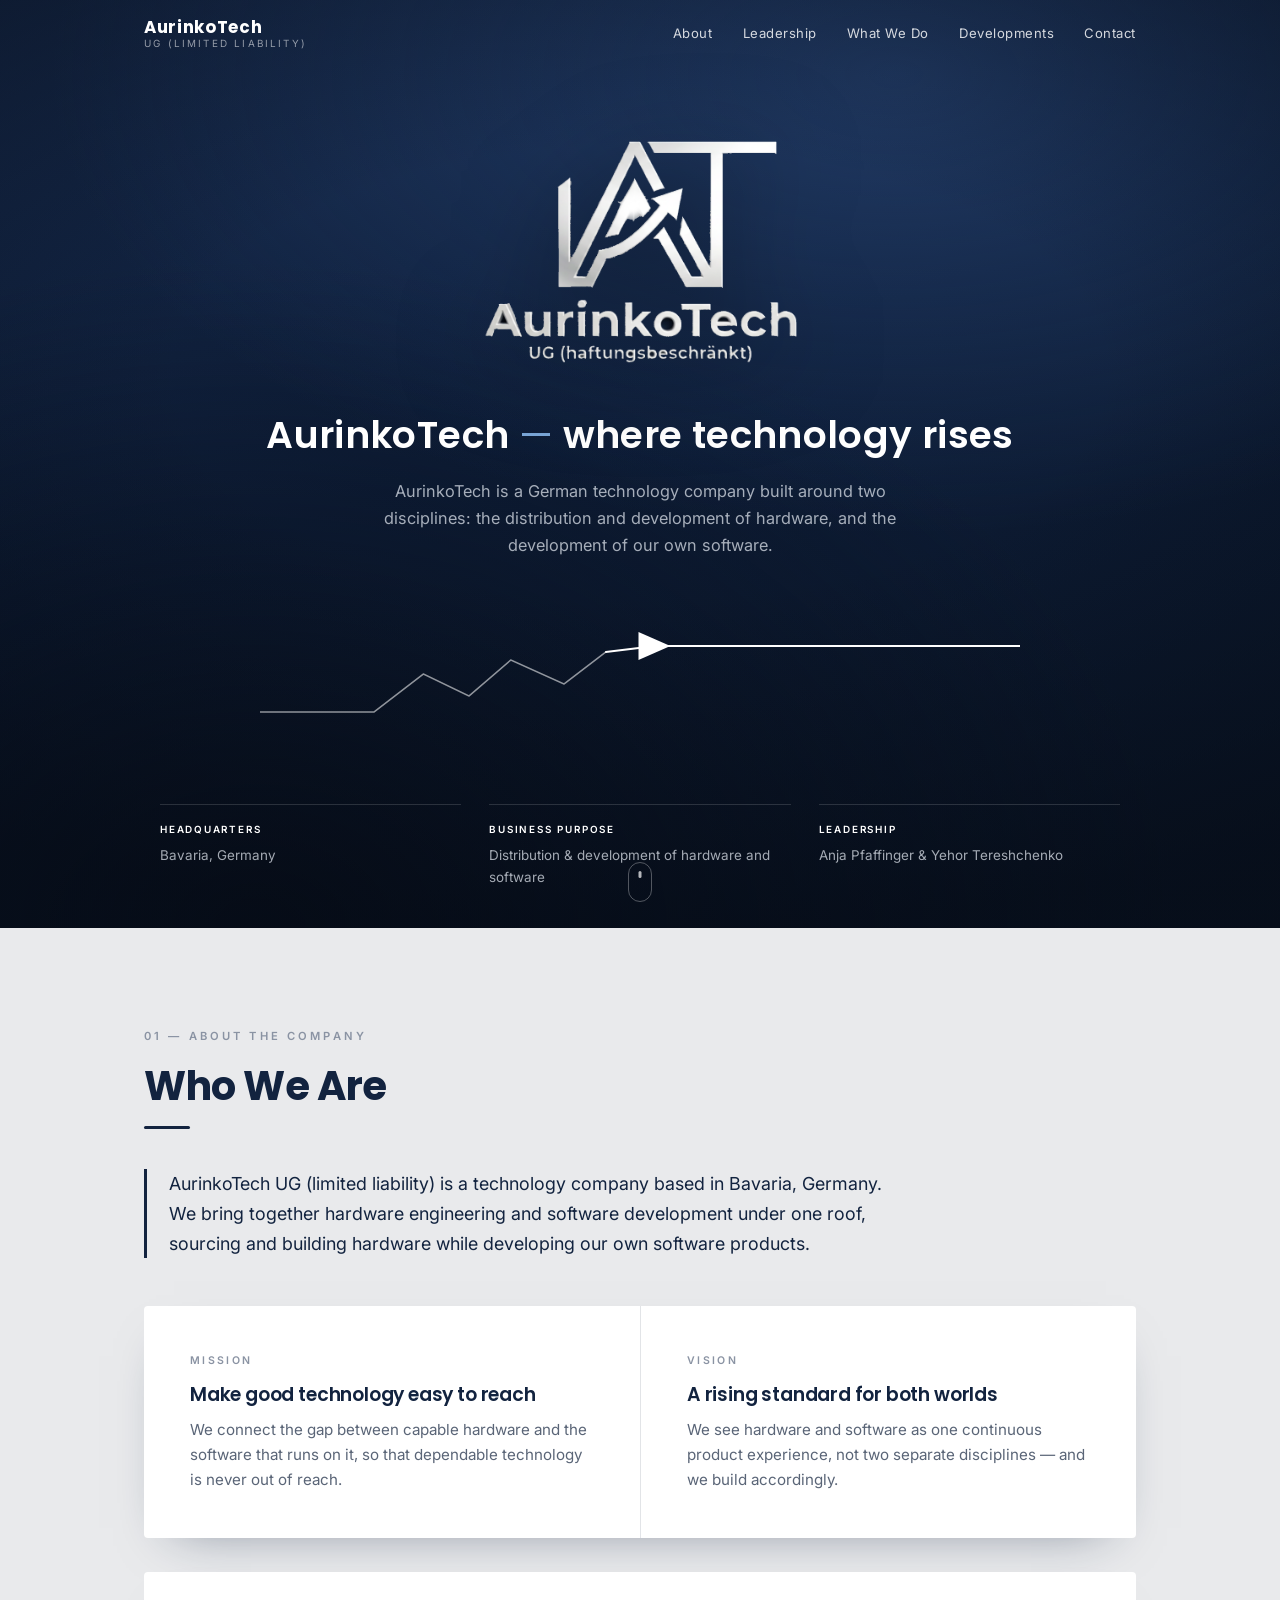
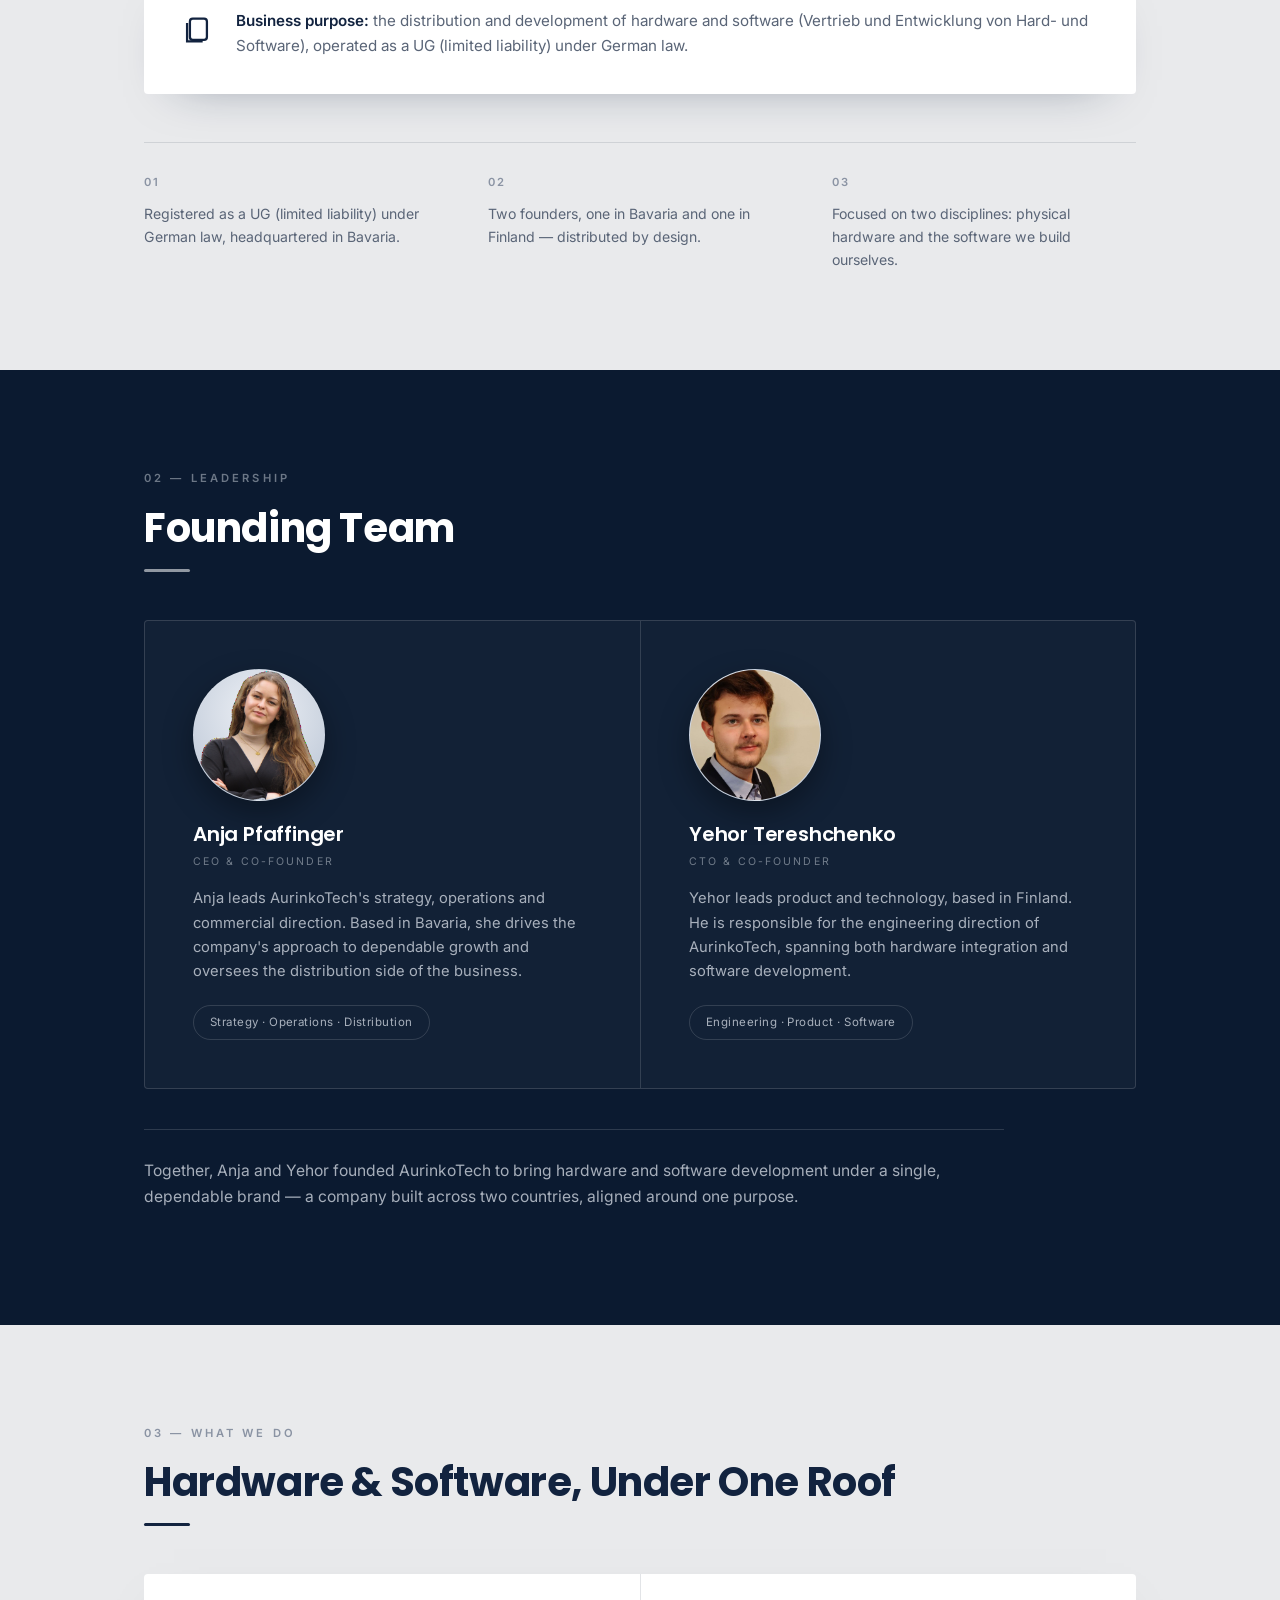
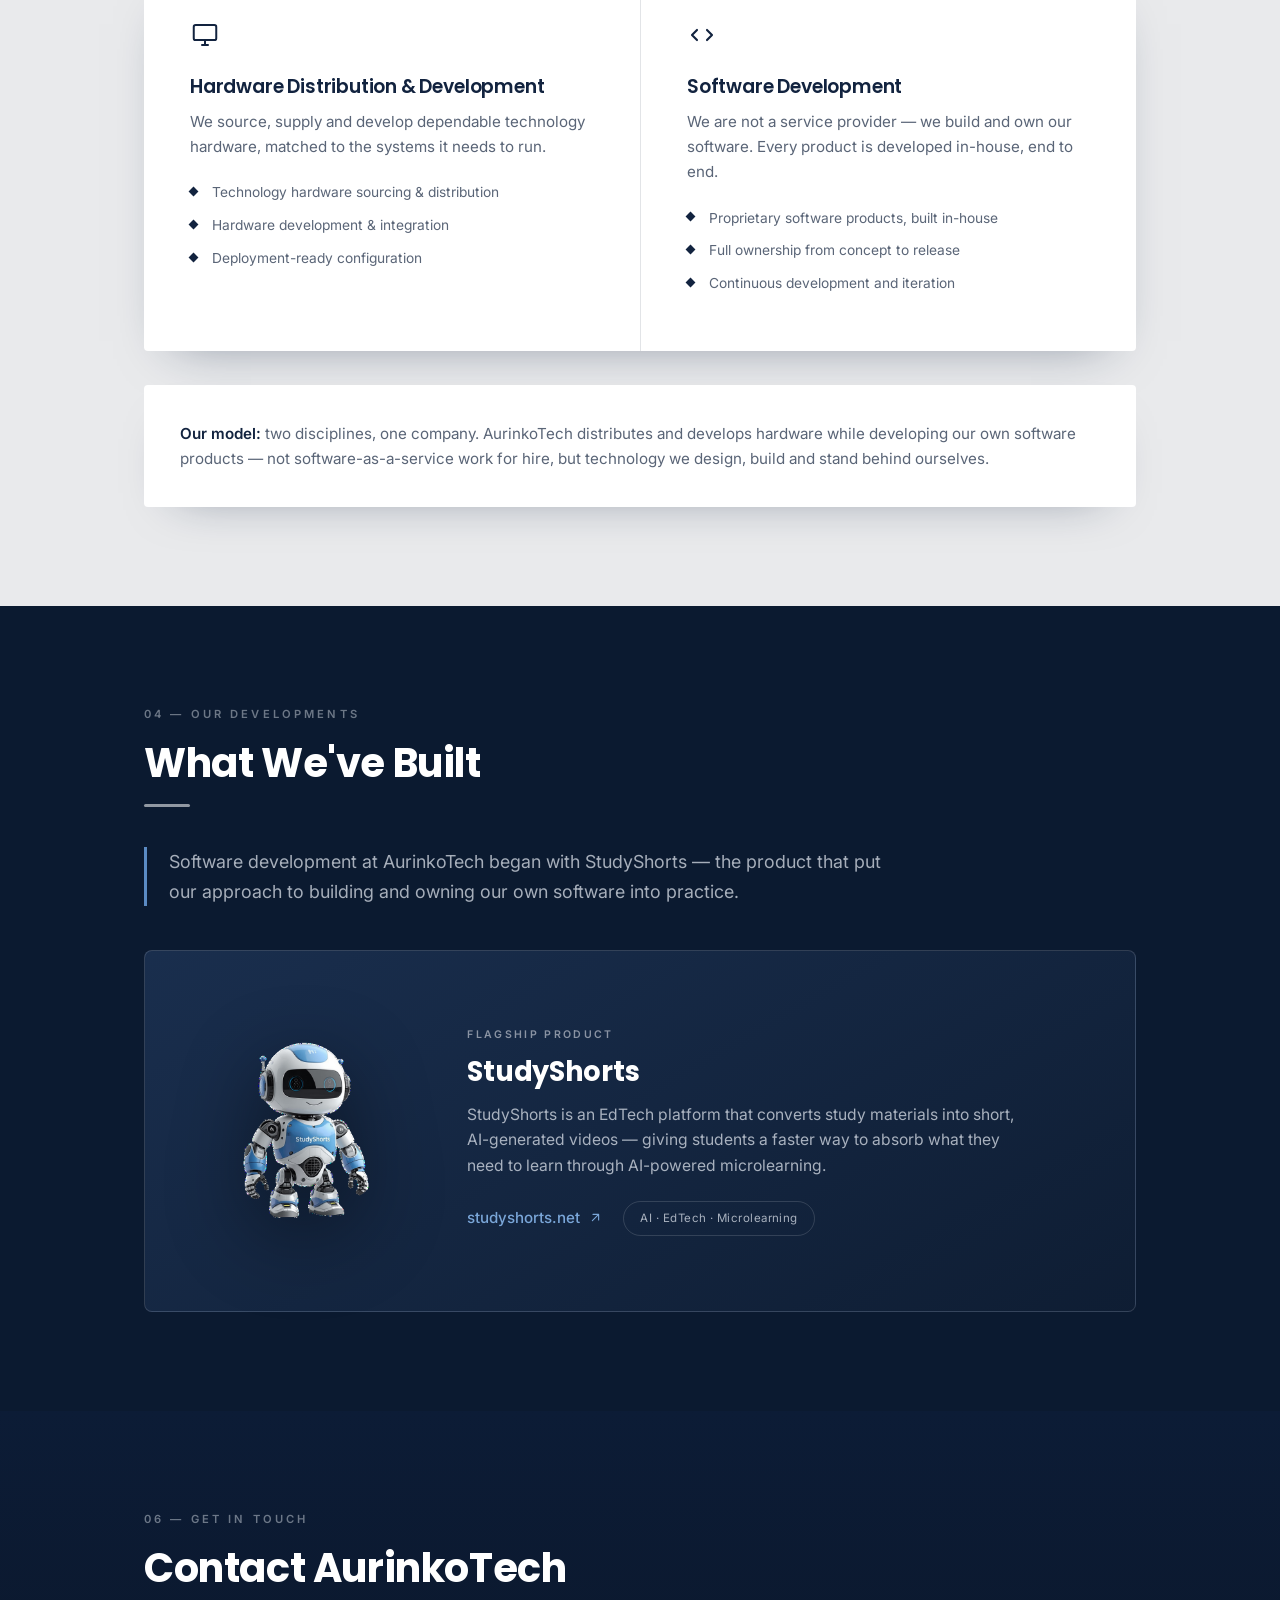
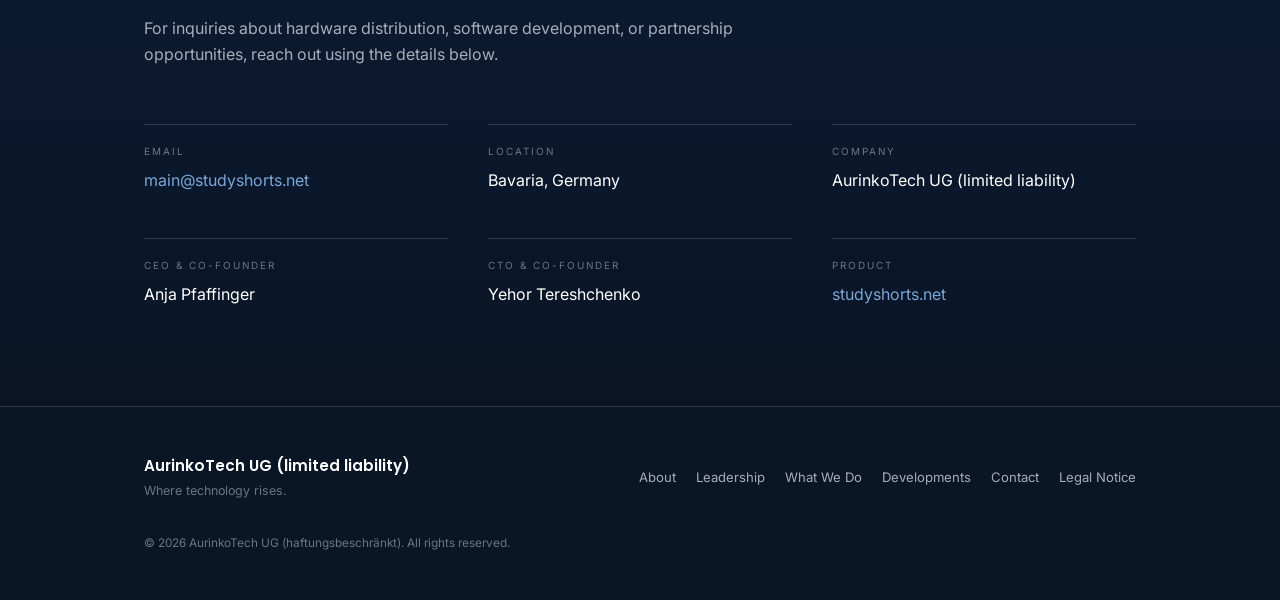
<file: index.html>
<!DOCTYPE html>
<html lang="en">
<head>
  <meta charset="UTF-8" />
  <meta name="viewport" content="width=device-width, initial-scale=1.0" />
  <script>document.documentElement.className += " js";</script>
  <title>AurinkoTech — Where Technology Rises</title>
  <meta name="description" content="AurinkoTech UG (limited liability) is a German technology company built around two disciplines: the distribution and development of hardware, and the development of our own software." />
  <meta name="theme-color" content="#0b1a30" />

  <!-- Open Graph -->
  <meta property="og:type" content="website" />
  <meta property="og:title" content="AurinkoTech — Where Technology Rises" />
  <meta property="og:description" content="A German technology company bringing hardware and software development under one roof." />
  <meta property="og:image" content="assets/logo.png" />

  <link rel="icon" type="image/png" href="assets/favicon.png" />
  <link rel="apple-touch-icon" href="assets/apple-touch-icon.png" />
  <link rel="preconnect" href="https://fonts.googleapis.com" />
  <link rel="preconnect" href="https://fonts.gstatic.com" crossorigin />
  <link href="https://fonts.googleapis.com/css2?family=Poppins:wght@500;600;700;800&family=Inter:wght@400;500;600&display=swap" rel="stylesheet" />
  <link rel="stylesheet" href="css/styles.css" />
</head>
<body>

  <!-- ===== NAV ===== -->
  <header class="nav" id="nav">
    <div class="nav__inner">
      <a href="#hero" class="nav__brand" aria-label="AurinkoTech home">
        <span class="nav__brand-mark">AurinkoTech</span>
        <span class="nav__brand-sub">UG (limited liability)</span>
      </a>

      <nav class="nav__links" id="navLinks" aria-label="Primary">
        <a href="#about">About</a>
        <a href="#leadership">Leadership</a>
        <a href="#what-we-do">What We Do</a>
        <a href="#developments">Developments</a>
        <a href="#contact">Contact</a>
      </nav>

      <button class="nav__toggle" id="navToggle" aria-label="Toggle menu" aria-expanded="false" aria-controls="navLinks">
        <span></span><span></span><span></span>
      </button>
    </div>
  </header>

  <main>

    <!-- ===== HERO ===== -->
    <section class="hero" id="hero">
      <div class="hero__bg" aria-hidden="true"></div>
      <div class="hero__content reveal">
        <img class="hero__logo" src="assets/logo.png" alt="AurinkoTech logo" width="900" height="615" />
        <h1 class="hero__title">AurinkoTech <span class="dash">—</span> where technology rises</h1>
        <p class="hero__lead">
          AurinkoTech is a German technology company built around two disciplines:
          the distribution and development of hardware, and the development of our own software.
        </p>

        <div class="hero__chart" aria-hidden="true">
          <svg viewBox="0 0 1000 120" preserveAspectRatio="none" fill="none">
            <path id="riseLine" d="M0 100 L150 100 L215 62 L275 84 L330 48 L400 72 L455 40"
                  stroke="rgba(255,255,255,.55)" stroke-width="1.6" />
            <path id="riseLine2" d="M455 40 L520 34 L1000 34"
                  stroke="#ffffff" stroke-width="2" />
            <path d="M498 20 L540 34 L498 48 Z" fill="#ffffff" />
          </svg>
        </div>
      </div>

      <div class="hero__facts reveal">
        <div class="fact">
          <span class="fact__label">Headquarters</span>
          <span class="fact__value">Bavaria, Germany</span>
        </div>
        <div class="fact">
          <span class="fact__label">Business Purpose</span>
          <span class="fact__value">Distribution &amp; development of hardware and software</span>
        </div>
        <div class="fact">
          <span class="fact__label">Leadership</span>
          <span class="fact__value">Anja Pfaffinger &amp; Yehor Tereshchenko</span>
        </div>
      </div>

      <a href="#about" class="hero__scroll" aria-label="Scroll to content">
        <span></span>
      </a>
    </section>

    <!-- ===== ABOUT (light) ===== -->
    <section class="section section--light" id="about">
      <div class="wrap">
        <p class="eyebrow">01 — About the Company</p>
        <h2 class="section__title reveal">Who We Are</h2>
        <span class="rule reveal"></span>

        <p class="lead-quote reveal">
          AurinkoTech UG (limited liability) is a technology company based in Bavaria, Germany.
          We bring together hardware engineering and software development under one roof, sourcing
          and building hardware while developing our own software products.
        </p>

        <div class="grid-2 mv-grid">
          <article class="card reveal">
            <p class="card__kicker">Mission</p>
            <h3 class="card__title">Make good technology easy to reach</h3>
            <p class="card__body">
              We connect the gap between capable hardware and the software that runs on it,
              so that dependable technology is never out of reach.
            </p>
          </article>
          <article class="card reveal">
            <p class="card__kicker">Vision</p>
            <h3 class="card__title">A rising standard for both worlds</h3>
            <p class="card__body">
              We see hardware and software as one continuous product experience,
              not two separate disciplines — and we build accordingly.
            </p>
          </article>
        </div>

        <div class="callout reveal">
          <div class="callout__icon" aria-hidden="true">
            <svg viewBox="0 0 24 24" fill="none" stroke="currentColor" stroke-width="1.6">
              <rect x="7" y="4" width="12" height="15" rx="2" />
              <path d="M5 7v13h11" />
            </svg>
          </div>
          <p>
            <strong>Business purpose:</strong> the distribution and development of hardware and software
            (Vertrieb und Entwicklung von Hard- und Software), operated as a UG (limited liability) under German law.
          </p>
        </div>

        <div class="facts-row reveal">
          <div class="factnum">
            <span class="factnum__n">01</span>
            <p>Registered as a UG (limited liability) under German law, headquartered in Bavaria.</p>
          </div>
          <div class="factnum">
            <span class="factnum__n">02</span>
            <p>Two founders, one in Bavaria and one in Finland — distributed by design.</p>
          </div>
          <div class="factnum">
            <span class="factnum__n">03</span>
            <p>Focused on two disciplines: physical hardware and the software we build ourselves.</p>
          </div>
        </div>
      </div>
    </section>

    <!-- ===== LEADERSHIP (dark) ===== -->
    <section class="section section--dark" id="leadership">
      <div class="wrap">
        <p class="eyebrow eyebrow--onDark">02 — Leadership</p>
        <h2 class="section__title section__title--onDark reveal">Founding Team</h2>
        <span class="rule rule--onDark reveal"></span>

        <div class="grid-2 team-grid">
          <article class="person reveal">
            <img class="person__photo" src="assets/anja-pfaffinger.png" alt="Anja Pfaffinger" loading="lazy" />
            <h3 class="person__name">Anja Pfaffinger</h3>
            <p class="person__role">CEO &amp; Co-Founder</p>
            <p class="person__bio">
              Anja leads AurinkoTech's strategy, operations and commercial direction.
              Based in Bavaria, she drives the company's approach to dependable growth
              and oversees the distribution side of the business.
            </p>
            <span class="pill">Strategy · Operations · Distribution</span>
          </article>

          <article class="person reveal">
            <img class="person__photo" src="assets/yehor-tereshchenko.jpg" alt="Yehor Tereshchenko" loading="lazy" />
            <h3 class="person__name">Yehor Tereshchenko</h3>
            <p class="person__role">CTO &amp; Co-Founder</p>
            <p class="person__bio">
              Yehor leads product and technology, based in Finland. He is responsible for
              the engineering direction of AurinkoTech, spanning both hardware integration
              and software development.
            </p>
            <span class="pill">Engineering · Product · Software</span>
          </article>
        </div>

        <p class="team-summary reveal">
          Together, Anja and Yehor founded AurinkoTech to bring hardware and software development
          under a single, dependable brand — a company built across two countries, aligned around one purpose.
        </p>
      </div>
    </section>

    <!-- ===== WHAT WE DO (light) ===== -->
    <section class="section section--light" id="what-we-do">
      <div class="wrap">
        <p class="eyebrow">03 — What We Do</p>
        <h2 class="section__title reveal">Hardware &amp; Software, Under One Roof</h2>
        <span class="rule reveal"></span>

        <div class="grid-2 do-grid">
          <article class="card card--tall reveal">
            <div class="card__glyph" aria-hidden="true">
              <svg viewBox="0 0 24 24" fill="none" stroke="currentColor" stroke-width="1.6">
                <rect x="3" y="4" width="18" height="12" rx="1.5" />
                <path d="M9 20h6M12 16v4" />
              </svg>
            </div>
            <h3 class="card__title">Hardware Distribution &amp; Development</h3>
            <p class="card__body">
              We source, supply and develop dependable technology hardware,
              matched to the systems it needs to run.
            </p>
            <ul class="ticks">
              <li>Technology hardware sourcing &amp; distribution</li>
              <li>Hardware development &amp; integration</li>
              <li>Deployment-ready configuration</li>
            </ul>
          </article>

          <article class="card card--tall reveal">
            <div class="card__glyph" aria-hidden="true">
              <svg viewBox="0 0 24 24" fill="none" stroke="currentColor" stroke-width="1.7">
                <path d="M8 8l-4 4 4 4M16 8l4 4-4 4" stroke-linecap="round" stroke-linejoin="round" />
              </svg>
            </div>
            <h3 class="card__title">Software Development</h3>
            <p class="card__body">
              We are not a service provider — we build and own our software.
              Every product is developed in-house, end to end.
            </p>
            <ul class="ticks">
              <li>Proprietary software products, built in-house</li>
              <li>Full ownership from concept to release</li>
              <li>Continuous development and iteration</li>
            </ul>
          </article>
        </div>

        <div class="callout callout--plain reveal">
          <p>
            <strong>Our model:</strong> two disciplines, one company. AurinkoTech distributes and develops
            hardware while developing our own software products — not software-as-a-service work for hire,
            but technology we design, build and stand behind ourselves.
          </p>
        </div>
      </div>
    </section>

    <!-- ===== DEVELOPMENTS (dark) ===== -->
    <section class="section section--dark" id="developments">
      <div class="wrap">
        <p class="eyebrow eyebrow--onDark">04 — Our Developments</p>
        <h2 class="section__title section__title--onDark reveal">What We've Built</h2>
        <span class="rule rule--onDark reveal"></span>

        <p class="lead-quote lead-quote--onDark reveal">
          Software development at AurinkoTech began with StudyShorts — the product that put our
          approach to building and owning our own software into practice.
        </p>

        <article class="product reveal">
          <div class="product__media">
            <img src="assets/studyshorts-robot.png" alt="StudyShorts robot mascot" loading="lazy" />
          </div>
          <div class="product__body">
            <p class="product__kicker">Flagship Product</p>
            <h3 class="product__title">StudyShorts</h3>
            <p class="product__desc">
              StudyShorts is an EdTech platform that converts study materials into short,
              AI-generated videos — giving students a faster way to absorb what they need to
              learn through AI-powered microlearning.
            </p>
            <a class="product__link" href="https://studyshorts.net/" target="_blank" rel="noopener">
              studyshorts.net
              <svg viewBox="0 0 24 24" fill="none" stroke="currentColor" stroke-width="1.8" aria-hidden="true">
                <path d="M7 17L17 7M8 7h9v9" stroke-linecap="round" stroke-linejoin="round" />
              </svg>
            </a>
            <span class="pill pill--onDark">AI · EdTech · Microlearning</span>
          </div>
        </article>
      </div>
    </section>

    <!-- ===== CONTACT (dark) ===== -->
    <section class="section section--contact" id="contact">
      <div class="wrap">
        <p class="eyebrow eyebrow--onDark">06 — Get in Touch</p>
        <h2 class="section__title section__title--onDark reveal">Contact AurinkoTech</h2>
        <p class="contact__lead reveal">
          For inquiries about hardware distribution, software development,
          or partnership opportunities, reach out using the details below.
        </p>

        <div class="contact__grid reveal">
          <div class="contact__item">
            <span class="contact__label">Email</span>
            <a class="contact__value contact__value--link" href="mailto:main@studyshorts.net">main@studyshorts.net</a>
          </div>
          <div class="contact__item">
            <span class="contact__label">Location</span>
            <span class="contact__value">Bavaria, Germany</span>
          </div>
          <div class="contact__item">
            <span class="contact__label">Company</span>
            <span class="contact__value">AurinkoTech UG (limited liability)</span>
          </div>
          <div class="contact__item">
            <span class="contact__label">CEO &amp; Co-Founder</span>
            <span class="contact__value">Anja Pfaffinger</span>
          </div>
          <div class="contact__item">
            <span class="contact__label">CTO &amp; Co-Founder</span>
            <span class="contact__value">Yehor Tereshchenko</span>
          </div>
          <div class="contact__item">
            <span class="contact__label">Product</span>
            <a class="contact__value contact__value--link" href="https://studyshorts.net/" target="_blank" rel="noopener">studyshorts.net</a>
          </div>
        </div>
      </div>
    </section>
  </main>

  <!-- ===== FOOTER ===== -->
  <footer class="footer">
    <div class="wrap footer__inner">
      <div class="footer__brand">
        <span class="footer__name">AurinkoTech UG (limited liability)</span>
        <span class="footer__tag">Where technology rises.</span>
      </div>
      <nav class="footer__links" aria-label="Footer">
        <a href="#about">About</a>
        <a href="#leadership">Leadership</a>
        <a href="#what-we-do">What We Do</a>
        <a href="#developments">Developments</a>
        <a href="#contact">Contact</a>
        <a href="impressum.html">Legal Notice</a>
      </nav>
      <p class="footer__copy">© <span id="year">2026</span> AurinkoTech UG (haftungsbeschränkt). All rights reserved.</p>
    </div>
  </footer>

  <script src="js/main.js"></script>
</body>
</html>
</file>
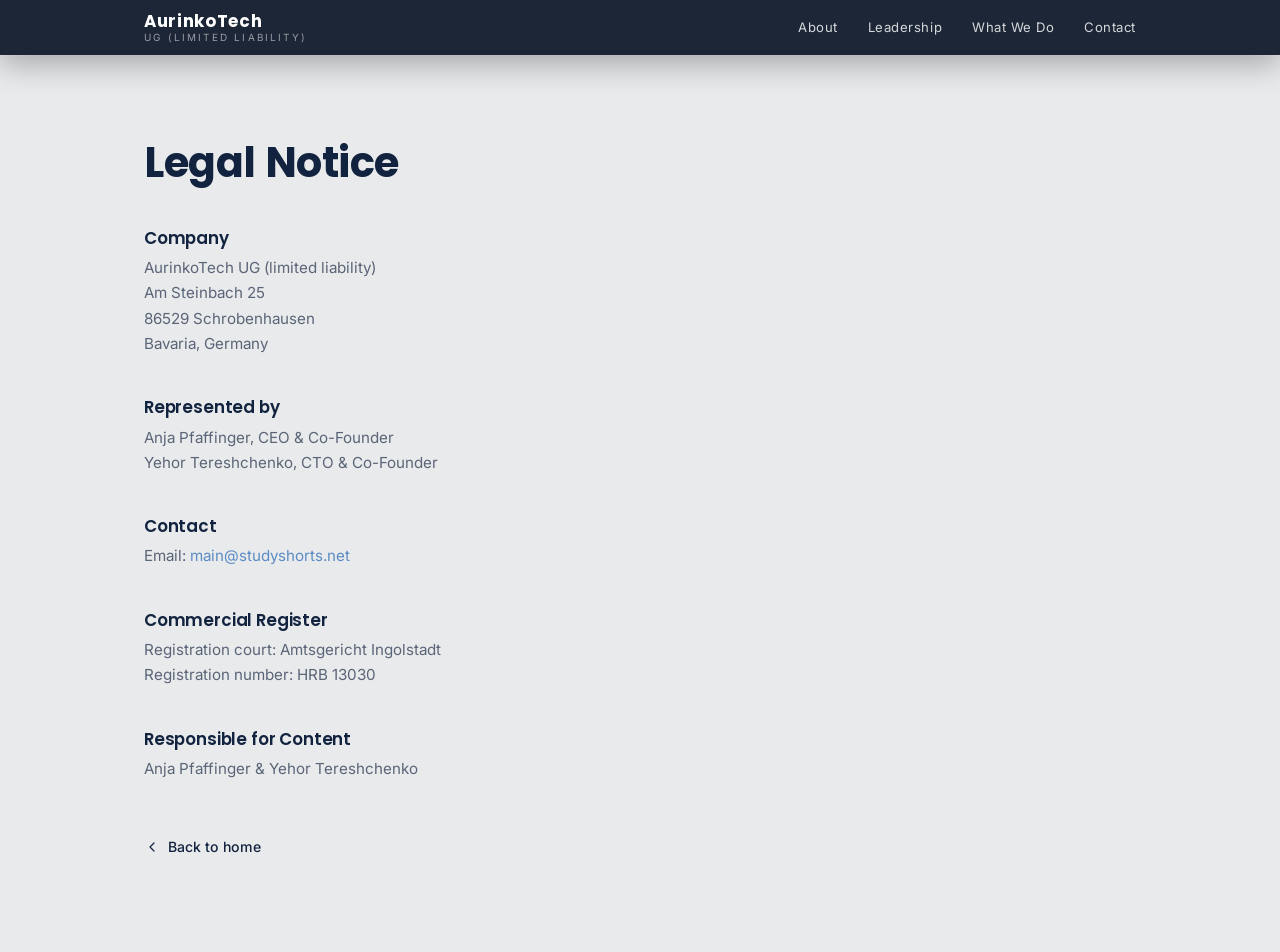
<file: impressum.html>
<!DOCTYPE html>
<html lang="en">
<head>
  <meta charset="UTF-8" />
  <meta name="viewport" content="width=device-width, initial-scale=1.0" />
  <title>Legal Notice — AurinkoTech</title>
  <meta name="description" content="Legal Notice (Impressum) for AurinkoTech UG (haftungsbeschränkt)." />
  <meta name="theme-color" content="#0b1a30" />
  <link rel="icon" type="image/png" href="assets/favicon.png" />
  <link rel="apple-touch-icon" href="assets/apple-touch-icon.png" />
  <link rel="preconnect" href="https://fonts.googleapis.com" />
  <link rel="preconnect" href="https://fonts.gstatic.com" crossorigin />
  <link href="https://fonts.googleapis.com/css2?family=Poppins:wght@500;600;700;800&family=Inter:wght@400;500;600&display=swap" rel="stylesheet" />
  <link rel="stylesheet" href="css/styles.css" />
  <style>
    .legal { background: var(--light-bg); min-height: 100vh; padding: 140px 0 90px; }
    .legal__title { font-size: clamp(1.8rem, 4vw, 2.6rem); font-weight: 700; color: var(--navy-ink); }
    .legal__block { margin-top: 42px; max-width: 640px; }
    .legal__block h2 { font-size: 1.05rem; font-weight: 600; color: var(--navy-ink); margin-bottom: 8px; }
    .legal__block p { margin: 0; color: var(--muted); font-size: .95rem; }
    .legal__block a { color: var(--accent); }
    .legal__block a:hover { text-decoration: underline; }
    .legal__back { display: inline-flex; align-items: center; gap: 8px; margin-top: 54px; color: var(--navy-ink); font-size: .88rem; font-weight: 500; }
    .legal__back:hover { color: var(--accent); }
  </style>
</head>
<body>
  <header class="nav is-scrolled" id="nav">
    <div class="nav__inner">
      <a href="index.html" class="nav__brand" aria-label="AurinkoTech home">
        <span class="nav__brand-mark">AurinkoTech</span>
        <span class="nav__brand-sub">UG (limited liability)</span>
      </a>
      <nav class="nav__links" aria-label="Primary">
        <a href="index.html#about">About</a>
        <a href="index.html#leadership">Leadership</a>
        <a href="index.html#what-we-do">What We Do</a>
        <a href="index.html#contact">Contact</a>
      </nav>
    </div>
  </header>

  <main class="legal">
    <div class="wrap">
      <h1 class="legal__title">Legal Notice</h1>

      <div class="legal__block">
        <h2>Company</h2>
        <p>
          AurinkoTech UG (limited liability)<br />
          Am Steinbach 25<br />
          86529 Schrobenhausen<br />
          Bavaria, Germany
        </p>
      </div>

      <div class="legal__block">
        <h2>Represented by</h2>
        <p>
          Anja Pfaffinger, CEO &amp; Co-Founder<br />
          Yehor Tereshchenko, CTO &amp; Co-Founder
        </p>
      </div>

      <div class="legal__block">
        <h2>Contact</h2>
        <p>Email: <a href="mailto:main@studyshorts.net">main@studyshorts.net</a></p>
      </div>

      <div class="legal__block">
        <h2>Commercial Register</h2>
        <p>
          Registration court: Amtsgericht Ingolstadt<br />
          Registration number: HRB 13030
        </p>
      </div>

      <div class="legal__block">
        <h2>Responsible for Content</h2>
        <p>Anja Pfaffinger &amp; Yehor Tereshchenko</p>
      </div>

      <a href="index.html" class="legal__back">
        <svg viewBox="0 0 24 24" width="16" height="16" fill="none" stroke="currentColor" stroke-width="1.8" aria-hidden="true">
          <path d="M15 6l-6 6 6 6" stroke-linecap="round" stroke-linejoin="round" />
        </svg>
        Back to home
      </a>
    </div>
  </main>
</body>
</html>
</file>
<file: css/styles.css>
/* ============================================================
   AurinkoTech — Corporate site
   Palette taken from the brochure: deep navy + silver + light grey
   ============================================================ */

:root {
  --navy-900: #0a1526;
  --navy-800: #0b1a30;
  --navy-700: #101f3a;
  --navy-600: #16294a;
  --navy-ink: #12233f;      /* headings on light */

  --light-bg: #e9eaec;      /* light sections */
  --card: #ffffff;
  --ink: #12233f;
  --muted: #5a6577;         /* body text on light */
  --muted-light: #8a93a3;   /* eyebrow / labels on light */

  --on-dark: #f4f6fa;
  --on-dark-muted: rgba(226, 232, 240, 0.72);
  --on-dark-faint: rgba(226, 232, 240, 0.45);

  --accent: #5b8bc4;        /* steel-blue interactive accent */
  --accent-strong: #7aa6d8;

  --line-dark: rgba(255, 255, 255, 0.14);
  --line-light: rgba(18, 35, 63, 0.12);

  --maxw: 1120px;
  --pad: clamp(20px, 5vw, 64px);
  --radius: 4px;

  --font-head: "Poppins", system-ui, sans-serif;
  --font-body: "Inter", system-ui, -apple-system, sans-serif;

  --ease: cubic-bezier(0.22, 1, 0.36, 1);
}

/* ---------- reset ---------- */
*, *::before, *::after { box-sizing: border-box; }
html { scroll-behavior: smooth; -webkit-text-size-adjust: 100%; }
@media (prefers-reduced-motion: reduce) {
  html { scroll-behavior: auto; }
  *, *::before, *::after { animation-duration: .001ms !important; transition-duration: .001ms !important; }
}
body {
  margin: 0;
  font-family: var(--font-body);
  color: var(--ink);
  background: var(--navy-900);
  line-height: 1.65;
  -webkit-font-smoothing: antialiased;
  text-rendering: optimizeLegibility;
}
img { max-width: 100%; display: block; }
a { color: inherit; text-decoration: none; }
h1, h2, h3 { font-family: var(--font-head); line-height: 1.12; margin: 0; letter-spacing: -0.01em; }

.wrap { max-width: var(--maxw); margin-inline: auto; padding-inline: var(--pad); }

/* ============================================================
   NAV
   ============================================================ */
.nav {
  position: fixed; inset: 0 0 auto 0; z-index: 60;
  transition: background .35s var(--ease), backdrop-filter .35s var(--ease), box-shadow .35s var(--ease);
}
.nav__inner {
  max-width: var(--maxw); margin-inline: auto; padding: 18px var(--pad);
  display: flex; align-items: center; justify-content: space-between; gap: 24px;
}
.nav__brand { display: flex; flex-direction: column; line-height: 1.1; }
.nav__brand-mark {
  font-family: var(--font-head); font-weight: 700; font-size: 1.05rem;
  letter-spacing: .04em; color: #fff;
}
.nav__brand-sub {
  font-size: .62rem; letter-spacing: .22em; text-transform: uppercase;
  color: rgba(255,255,255,.55); margin-top: 2px;
}
.nav__links { display: flex; gap: 30px; }
.nav__links a {
  font-size: .82rem; letter-spacing: .04em; color: rgba(255,255,255,.82);
  position: relative; padding: 4px 0; transition: color .2s var(--ease);
}
.nav__links a::after {
  content: ""; position: absolute; left: 0; bottom: -2px; height: 1px; width: 0;
  background: var(--accent-strong); transition: width .3s var(--ease);
}
.nav__links a:hover { color: #fff; }
.nav__links a:hover::after { width: 100%; }

/* scrolled state -> solid navy bar */
.nav.is-scrolled {
  background: rgba(10, 21, 38, 0.92);
  backdrop-filter: blur(10px);
  box-shadow: 0 1px 0 rgba(255,255,255,.06), 0 10px 30px rgba(0,0,0,.28);
}
.nav.is-scrolled .nav__inner { padding-top: 12px; padding-bottom: 12px; }

/* hamburger */
.nav__toggle {
  display: none; width: 40px; height: 34px; background: none; border: 0; cursor: pointer;
  padding: 6px; flex-direction: column; justify-content: space-between;
}
.nav__toggle span { display: block; height: 2px; width: 100%; background: #fff; border-radius: 2px; transition: transform .3s var(--ease), opacity .2s var(--ease); }
.nav__toggle.is-open span:nth-child(1) { transform: translateY(9px) rotate(45deg); }
.nav__toggle.is-open span:nth-child(2) { opacity: 0; }
.nav__toggle.is-open span:nth-child(3) { transform: translateY(-9px) rotate(-45deg); }

/* ============================================================
   HERO
   ============================================================ */
.hero {
  position: relative; min-height: 100svh;
  display: flex; flex-direction: column; justify-content: center;
  padding: 120px var(--pad) 40px;
  color: var(--on-dark); overflow: hidden;
  text-align: center;
}
.hero__bg {
  position: absolute; inset: 0; z-index: 0;
  background:
    radial-gradient(120% 90% at 70% 8%, rgba(46, 78, 130, 0.55) 0%, rgba(16, 31, 58, 0) 55%),
    radial-gradient(120% 120% at 20% 100%, rgba(8, 15, 28, 0.9) 0%, rgba(11, 26, 48, 0) 60%),
    linear-gradient(160deg, #16294a 0%, #0d1d38 45%, #0a1424 100%);
}
.hero__bg::after {
  content: ""; position: absolute; inset: 0;
  background: radial-gradient(90% 60% at 50% 40%, transparent 40%, rgba(4, 9, 18, .55) 100%);
}
.hero__content { position: relative; z-index: 1; max-width: 760px; margin-inline: auto; }
.hero__logo {
  width: clamp(230px, 32vw, 380px); height: auto; margin: 0 auto 34px;
  filter: drop-shadow(0 18px 45px rgba(0,0,0,.5));
}
.hero__title {
  font-size: clamp(1.5rem, 3.2vw, 2.35rem); font-weight: 600; color: #fff;
  letter-spacing: .01em;
}
.hero__title .dash { color: var(--accent-strong); font-weight: 400; }
.hero__lead {
  margin: 22px auto 0; max-width: 560px; color: var(--on-dark-muted);
  font-size: 1.02rem;
}
.hero__chart { margin: 54px auto 0; max-width: 780px; }
.hero__chart svg { width: 100%; height: 120px; display: block; }
.hero__chart path { stroke-linecap: round; stroke-linejoin: round; }

/* animated line draw */
#riseLine, #riseLine2 { stroke-dasharray: 1400; stroke-dashoffset: 1400; }
.hero.is-in #riseLine  { animation: draw 1.6s var(--ease) .3s forwards; }
.hero.is-in #riseLine2 { animation: draw 1s var(--ease) 1.6s forwards; }
@keyframes draw { to { stroke-dashoffset: 0; } }

.hero__facts {
  position: relative; z-index: 1;
  margin: clamp(40px, 8vh, 90px) auto 0; max-width: 960px; width: 100%;
  display: grid; grid-template-columns: repeat(3, 1fr); gap: 28px;
  text-align: left;
}
.fact { position: relative; padding-top: 16px; border-top: 1px solid var(--line-dark); }
.fact__label {
  display: block; font-size: .62rem; letter-spacing: .18em; text-transform: uppercase;
  font-weight: 600; color: #fff; margin-bottom: 6px;
}
.fact__value { display: block; font-size: .84rem; color: var(--on-dark-muted); }

.hero__scroll {
  position: absolute; left: 50%; bottom: 26px; transform: translateX(-50%); z-index: 2;
  width: 24px; height: 40px; border: 1px solid rgba(255,255,255,.3); border-radius: 14px;
}
.hero__scroll span {
  position: absolute; left: 50%; top: 8px; width: 3px; height: 7px; border-radius: 3px;
  background: rgba(255,255,255,.7); transform: translateX(-50%);
  animation: scrolldot 1.8s infinite;
}
@keyframes scrolldot { 0% { opacity: 0; transform: translate(-50%, 0);} 40% { opacity: 1;} 80% { opacity: 0; transform: translate(-50%, 12px);} 100% { opacity: 0; } }

/* ============================================================
   SECTIONS
   ============================================================ */
.section { padding: clamp(64px, 11vh, 128px) 0; position: relative; }
.section--light { background: var(--light-bg); color: var(--ink); }
.section--dark  { background: var(--navy-800); color: var(--on-dark); }
.section--contact {
  background: linear-gradient(180deg, #0c1c36 0%, #0a1424 100%);
  color: var(--on-dark);
}

.eyebrow {
  font-size: .7rem; letter-spacing: .28em; text-transform: uppercase; font-weight: 600;
  color: var(--muted-light); margin: 0 0 18px;
}
.eyebrow--onDark { color: var(--on-dark-faint); }

.section__title { font-size: clamp(1.6rem, 3.6vw, 2.5rem); font-weight: 700; color: var(--navy-ink); }
.section__title--onDark { color: #fff; }

.rule { display: block; width: 46px; height: 3px; background: var(--navy-ink); margin: 18px 0 0; border-radius: 2px; }
.rule--onDark { background: rgba(255,255,255,.55); }

.lead-quote {
  max-width: 760px; margin: 40px 0 0; padding-left: 22px;
  border-left: 3px solid var(--navy-ink);
  font-size: 1.12rem; color: var(--ink); font-weight: 400;
}
.lead-quote--onDark { border-left-color: var(--accent); color: var(--on-dark-muted); }

/* ---------- grids / cards ---------- */
.grid-2 { display: grid; grid-template-columns: 1fr 1fr; gap: 0; }
.mv-grid, .do-grid { margin-top: 48px; background: var(--card); border-radius: var(--radius); box-shadow: 0 20px 50px -30px rgba(18,35,63,.5); overflow: hidden; }
.mv-grid .card + .card, .do-grid .card + .card { border-left: 1px solid var(--line-light); }

.card { padding: clamp(28px, 4vw, 46px); }
.card--tall { display: flex; flex-direction: column; }
.card__kicker, .product__kicker {
  font-size: .66rem; letter-spacing: .22em; text-transform: uppercase; font-weight: 600;
  color: var(--muted-light); margin: 0 0 14px;
}
.card__title { font-size: 1.18rem; font-weight: 600; color: var(--navy-ink); margin-bottom: 12px; }
.card__body { color: var(--muted); font-size: .95rem; margin: 0; }
.card__glyph { width: 30px; height: 30px; color: var(--navy-ink); margin-bottom: 26px; }
.card__glyph svg { width: 100%; height: 100%; }

.ticks { list-style: none; margin: 22px 0 0; padding: 0; }
.ticks li { position: relative; padding-left: 22px; margin-bottom: 10px; font-size: .86rem; color: var(--muted); }
.ticks li::before {
  content: ""; position: absolute; left: 0; top: .5em; width: 7px; height: 7px;
  background: var(--navy-ink); transform: rotate(45deg);
}

/* ---------- callout ---------- */
.callout {
  margin-top: 34px; background: var(--card); border-radius: var(--radius);
  padding: clamp(24px, 3.5vw, 36px); display: flex; gap: 22px; align-items: flex-start;
  box-shadow: 0 20px 50px -34px rgba(18,35,63,.5);
}
.callout--plain { align-items: center; }
.callout__icon { flex: none; width: 34px; height: 44px; color: var(--navy-ink); }
.callout__icon svg { width: 100%; height: 100%; }
.callout p { margin: 0; font-size: .95rem; color: var(--muted); }
.callout strong { color: var(--navy-ink); font-weight: 600; }

/* ---------- numbered facts ---------- */
.facts-row { margin-top: 48px; padding-top: 30px; border-top: 1px solid var(--line-light); display: grid; grid-template-columns: repeat(3, 1fr); gap: 40px; }
.factnum__n { display: block; font-size: .7rem; letter-spacing: .18em; color: var(--muted-light); margin-bottom: 10px; font-weight: 600; }
.factnum p { margin: 0; font-size: .88rem; color: var(--muted); }

/* ============================================================
   LEADERSHIP
   ============================================================ */
.team-grid {
  margin-top: 48px; gap: 0;
  background: rgba(255,255,255,.03); border: 1px solid var(--line-dark);
  border-radius: var(--radius); overflow: hidden;
}
.person { padding: clamp(30px, 4vw, 48px); }
.person + .person { border-left: 1px solid var(--line-dark); }
.person__photo {
  width: 132px; height: 132px; border-radius: 50%; object-fit: cover; object-position: top center;
  /* soft studio disc behind the cut-out portrait (matches the brochure) */
  background: radial-gradient(circle at 50% 32%, #eef1f6 0%, #c7d0dd 70%, #b4bECD 100%);
  margin-bottom: 22px; box-shadow: 0 12px 30px rgba(0,0,0,.35);
  border: 1px solid rgba(255,255,255,.08);
}
.person__name { font-size: 1.25rem; font-weight: 600; color: #fff; }
.person__role { font-size: .66rem; letter-spacing: .2em; text-transform: uppercase; color: var(--on-dark-faint); margin: 8px 0 16px; }
.person__bio { font-size: .92rem; color: var(--on-dark-muted); margin: 0 0 22px; }

.pill {
  display: inline-block; font-size: .72rem; letter-spacing: .04em;
  color: var(--on-dark-muted); border: 1px solid var(--line-dark);
  padding: 7px 16px; border-radius: 999px;
}
.pill--onDark { color: var(--on-dark-muted); }

.team-summary {
  margin-top: 40px; padding-top: 28px; border-top: 1px solid var(--line-dark);
  max-width: 860px; color: var(--on-dark-muted); font-size: .98rem;
}

/* ============================================================
   PRODUCT (StudyShorts)
   ============================================================ */
.product {
  margin-top: 44px;
  background: linear-gradient(150deg, rgba(46,74,120,.42), rgba(20,34,58,.42));
  border: 1px solid var(--line-dark); border-radius: 8px;
  padding: clamp(30px, 4vw, 52px);
  display: grid; grid-template-columns: 220px 1fr; gap: clamp(28px, 4vw, 54px); align-items: center;
}
.product__media { display: flex; justify-content: center; }
.product__media img { width: 200px; height: auto; filter: drop-shadow(0 22px 40px rgba(0,0,0,.45)); }
.product__title { font-size: 1.7rem; font-weight: 700; color: #fff; margin-bottom: 14px; }
.product__desc { color: var(--on-dark-muted); font-size: .98rem; margin: 0 0 22px; max-width: 560px; }
.product__link {
  display: inline-flex; align-items: center; gap: 8px; color: var(--accent-strong);
  font-weight: 500; font-size: .95rem; margin-right: 16px; transition: gap .2s var(--ease), color .2s var(--ease);
}
.product__link svg { width: 15px; height: 15px; }
.product__link:hover { color: #fff; gap: 12px; }
.pill--onDark { vertical-align: middle; }

/* ============================================================
   CONTACT
   ============================================================ */
.contact__lead { max-width: 620px; margin: 24px 0 0; color: var(--on-dark-muted); }
.contact__grid {
  margin-top: 56px; display: grid; grid-template-columns: repeat(3, 1fr);
  gap: 44px 40px;
}
.contact__item { padding-top: 18px; border-top: 1px solid var(--line-dark); }
.contact__label { display: block; font-size: .62rem; letter-spacing: .2em; text-transform: uppercase; color: var(--on-dark-faint); margin-bottom: 8px; }
.contact__value { font-size: 1rem; color: #fff; }
.contact__value--link { color: var(--accent-strong); transition: color .2s var(--ease); }
.contact__value--link:hover { color: #fff; }

/* ============================================================
   FOOTER
   ============================================================ */
.footer { background: var(--navy-900); color: var(--on-dark-muted); padding: 46px 0; border-top: 1px solid var(--line-dark); }
.footer__inner { display: flex; flex-wrap: wrap; gap: 24px 40px; align-items: center; justify-content: space-between; }
.footer__name { display: block; font-family: var(--font-head); font-weight: 600; color: #fff; font-size: .95rem; }
.footer__tag { display: block; font-size: .78rem; color: var(--on-dark-faint); margin-top: 3px; }
.footer__links { display: flex; flex-wrap: wrap; gap: 20px; }
.footer__links a { font-size: .82rem; color: var(--on-dark-muted); transition: color .2s var(--ease); }
.footer__links a:hover { color: #fff; }
.footer__copy { width: 100%; font-size: .74rem; color: var(--on-dark-faint); margin: 8px 0 0; }

/* ============================================================
   REVEAL ANIMATION
   ============================================================ */
/* Content is visible by default (no-JS / SEO safe); only hidden when JS is present */
.js .reveal { opacity: 0; transform: translateY(24px); transition: opacity .7s var(--ease), transform .7s var(--ease); }
.js .reveal.is-visible { opacity: 1; transform: none; }

/* ============================================================
   RESPONSIVE
   ============================================================ */
@media (max-width: 860px) {
  .nav__links {
    position: fixed; inset: 0 0 0 auto; width: min(78vw, 320px);
    flex-direction: column; gap: 8px; padding: 96px 32px 32px;
    background: rgba(10, 21, 38, 0.97); backdrop-filter: blur(12px);
    transform: translateX(100%); transition: transform .35s var(--ease);
    box-shadow: -20px 0 60px rgba(0,0,0,.4);
  }
  .nav__links.is-open { transform: none; }
  .nav__links a { font-size: 1rem; padding: 12px 0; border-bottom: 1px solid rgba(255,255,255,.07); }
  .nav__links a::after { display: none; }
  .nav__toggle { display: flex; z-index: 70; }

  .grid-2 { grid-template-columns: 1fr; }
  .mv-grid .card + .card, .do-grid .card + .card { border-left: 0; border-top: 1px solid var(--line-light); }
  .person + .person { border-left: 0; border-top: 1px solid var(--line-dark); }

  .facts-row { grid-template-columns: 1fr; gap: 24px; }
  .contact__grid { grid-template-columns: 1fr 1fr; gap: 32px 28px; }

  .product { grid-template-columns: 1fr; text-align: center; }
  .product__media img { width: 160px; }
  .product__desc { margin-inline: auto; }
  .lead-quote--onDark, .product__body { text-align: left; }
}

@media (max-width: 540px) {
  .hero__facts { grid-template-columns: 1fr; gap: 18px; }
  .contact__grid { grid-template-columns: 1fr; }
  .footer__inner { flex-direction: column; align-items: flex-start; }
}
</file>
